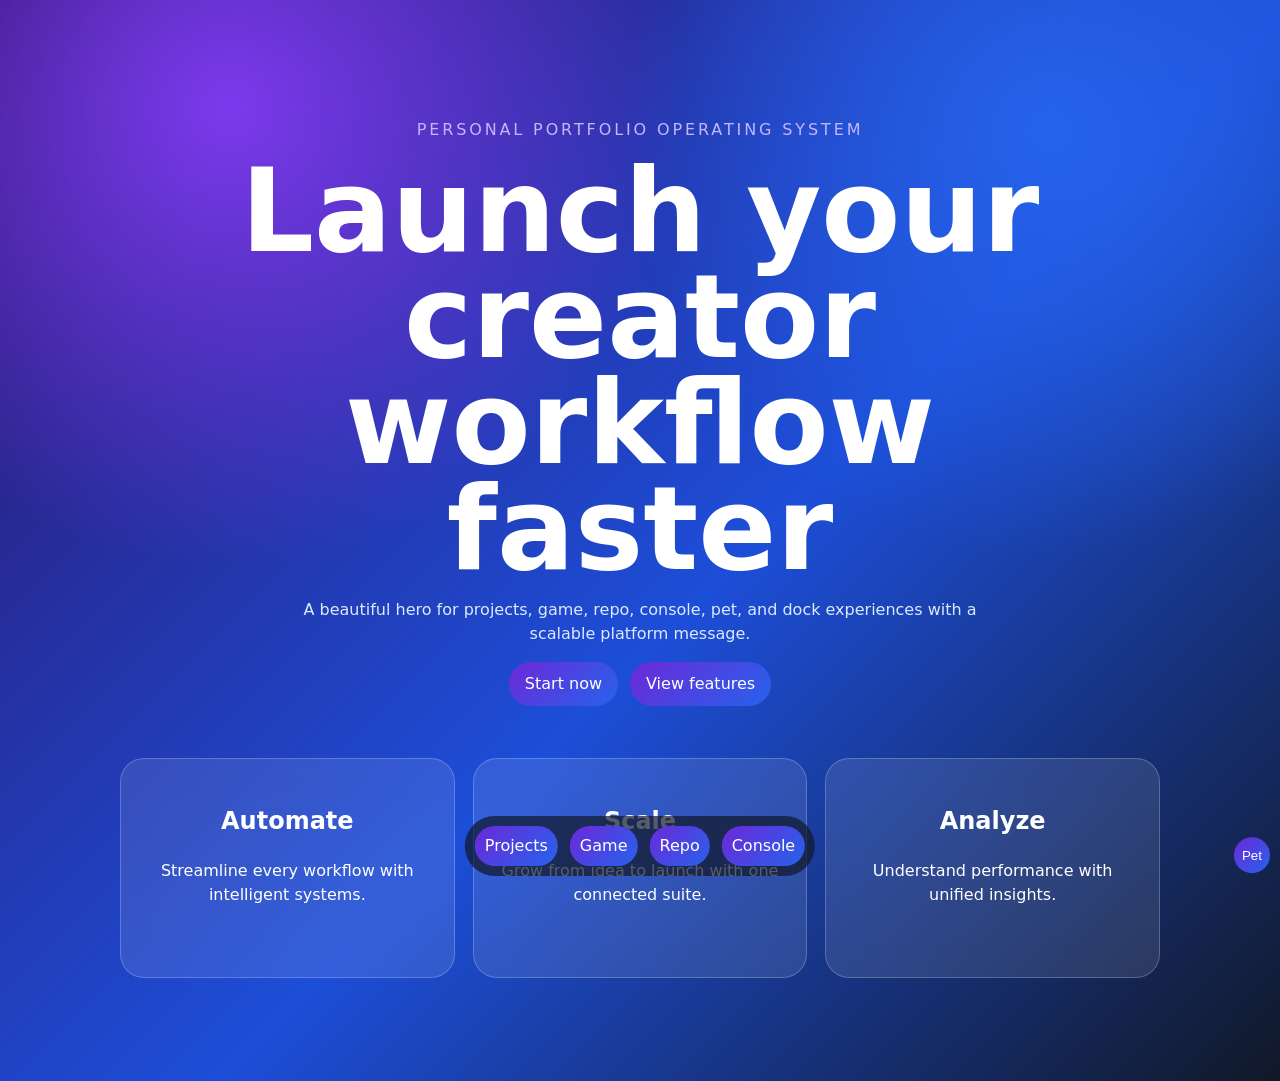
<file: evals/negative/cases/personal-site-as-saas-hero/index.html>
<!doctype html>
<html lang="en">
  <head>
    <meta charset="utf-8">
    <meta name="viewport" content="width=device-width, initial-scale=1">
    <title>Personal portfolio platform</title>
    <link rel="stylesheet" href="./styles.css">
  </head>
  <body>
    <main class="hero">
      <p class="eyebrow">Personal portfolio operating system</p>
      <h1>Launch your creator workflow faster</h1>
      <p class="subhead">A beautiful hero for projects, game, repo, console, pet, and dock experiences with a scalable platform message.</p>
      <div class="cta-row">
        <a class="primary-cta" href="#start">Start now</a>
        <a class="secondary-cta" href="#features">View features</a>
      </div>

      <section id="features" class="feature-grid" aria-label="Generic features">
        <article class="feature-card">
          <h2>Automate</h2>
          <p>Streamline every workflow with intelligent systems.</p>
        </article>
        <article class="feature-card">
          <h2>Scale</h2>
          <p>Grow from idea to launch with one connected suite.</p>
        </article>
        <article class="feature-card">
          <h2>Analyze</h2>
          <p>Understand performance with unified insights.</p>
        </article>
      </section>
    </main>

    <button class="floating-pet" type="button">Pet</button>

    <nav class="route-dock" aria-label="Routes">
      <a href="#projects">Projects</a>
      <a href="#game">Game</a>
      <a href="#repo">Repo</a>
      <a href="#console">Console</a>
    </nav>

    <script src="./components/islands/floating-control.js"></script>
  </body>
</html>
</file>
<file: evals/negative/cases/personal-site-as-saas-hero/styles.css>
:root {
  --purple: #6d28d9;
  --blue: #2563eb;
  --ink: #ffffff;
}

* {
  box-sizing: border-box;
}

body {
  margin: 0;
  min-width: 0;
  color: var(--ink);
  font: 16px/1.5 Inter, ui-sans-serif, system-ui, sans-serif;
  background:
    radial-gradient(circle at 18% 10%, #7c3aed 0, transparent 32%),
    radial-gradient(circle at 82% 12%, #2563eb 0, transparent 30%),
    linear-gradient(135deg, #2e1065, #1d4ed8 55%, #111827);
}

.hero {
  min-height: 100vh;
  display: grid;
  place-items: center;
  padding: 8vw;
  text-align: center;
}

.eyebrow {
  color: #c4b5fd;
  text-transform: uppercase;
  letter-spacing: 0.18em;
}

h1 {
  max-width: 900px;
  margin: 0;
  font-size: clamp(3.5rem, 9vw, 8rem);
  line-height: 0.92;
}

.subhead {
  max-width: 720px;
  color: #dbeafe;
}

.cta-row,
.route-dock {
  display: flex;
  gap: 12px;
  justify-content: center;
}

.primary-cta,
.secondary-cta,
.route-dock a,
.floating-pet {
  border: 0;
  border-radius: 999px;
  color: white;
  text-decoration: none;
  background: linear-gradient(135deg, var(--purple), var(--blue));
  transition: all 1200ms ease;
}

.primary-cta,
.secondary-cta {
  padding: 10px 16px;
}

.feature-grid {
  width: min(1040px, 100%);
  display: grid;
  grid-template-columns: repeat(3, minmax(0, 1fr));
  gap: 18px;
  margin-top: 52px;
}

.feature-card {
  min-height: 220px;
  padding: 24px;
  border: 1px solid rgb(255 255 255 / 22%);
  border-radius: 24px;
  background: rgb(255 255 255 / 10%);
  backdrop-filter: blur(16px);
}

.floating-pet {
  position: fixed;
  right: 10px;
  bottom: 44px;
  width: 36px;
  height: 36px;
}

.route-dock {
  position: fixed;
  left: 50%;
  bottom: 24px;
  transform: translateX(-50%);
  padding: 10px;
  background: rgb(17 24 39 / 70%);
  border-radius: 999px;
}

.route-dock a {
  padding: 8px 10px;
}

@media (prefers-reduced-motion: reduce) {
  * {
    transition-duration: 0ms;
    animation-duration: 0ms;
  }
}
</file>
